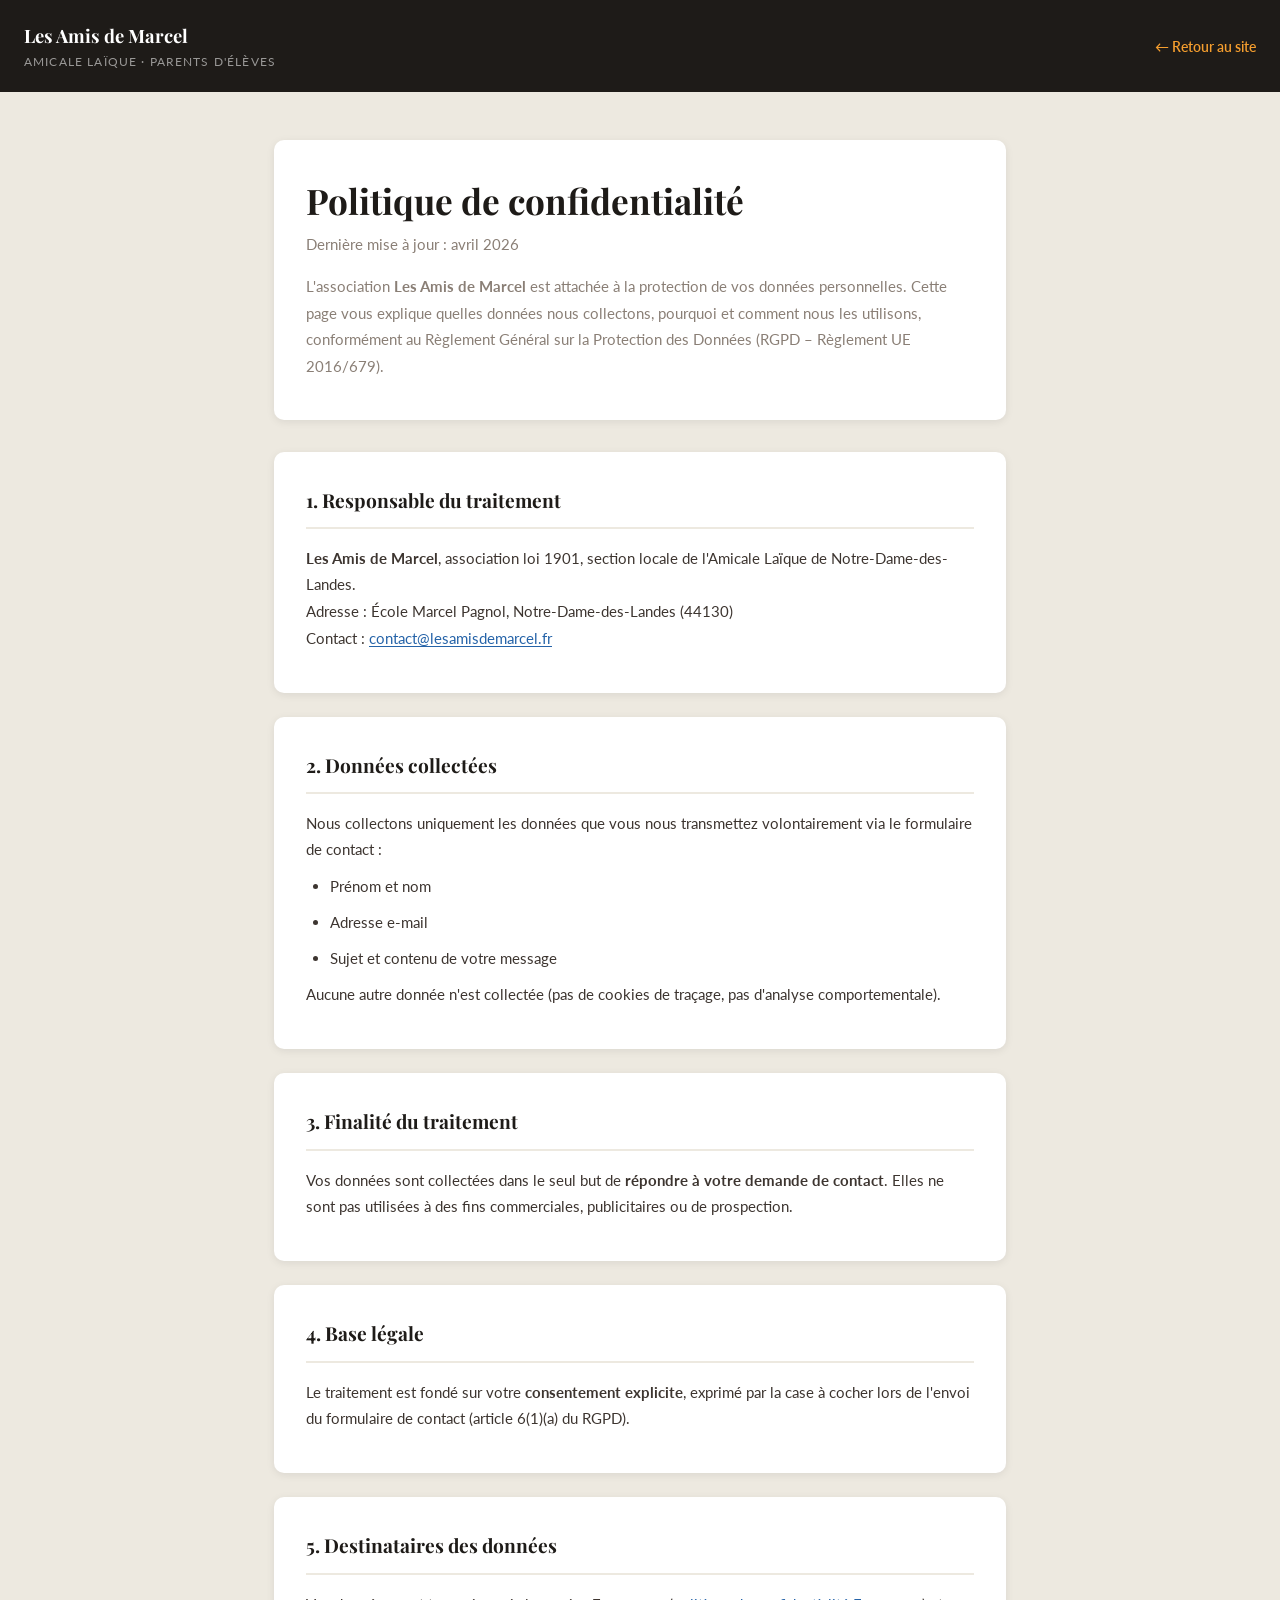
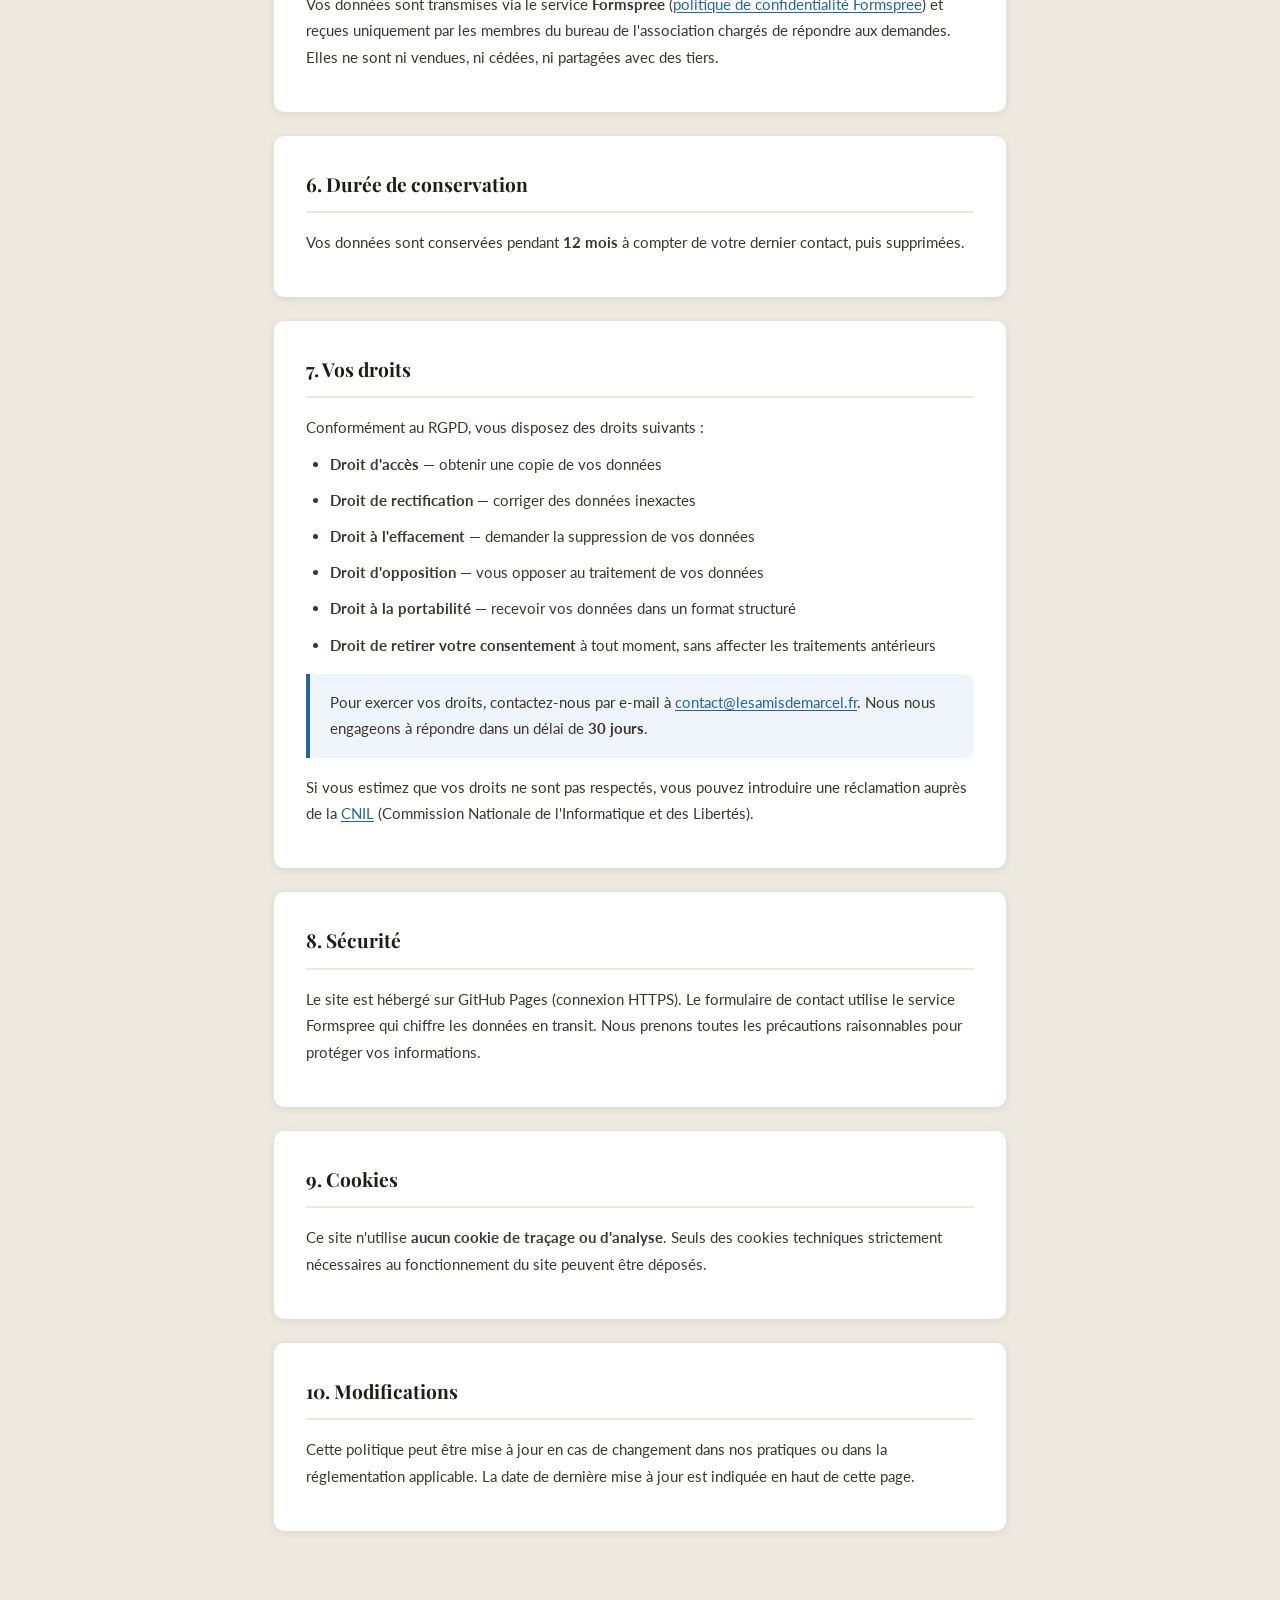
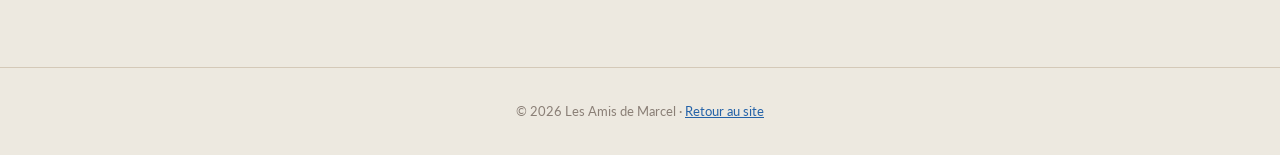
<file: confidentialite.html>
<!DOCTYPE html>
<html lang="fr">
<head>
  <meta charset="UTF-8" />
  <meta name="viewport" content="width=device-width, initial-scale=1.0" />
  <meta name="description" content="Politique de confidentialité — Les Amis de Marcel" />
  <meta name="robots" content="noindex" />
  <title>Politique de confidentialité — Les Amis de Marcel</title>
  <link rel="icon" href="favicon.svg" type="image/svg+xml" />
  <link rel="preconnect" href="https://fonts.googleapis.com" />
  <link rel="preconnect" href="https://fonts.gstatic.com" crossorigin />
  <link href="https://fonts.googleapis.com/css2?family=Playfair+Display:wght@400;700&family=Lato:wght@300;400;700&display=swap" rel="stylesheet" />
  <style>
    *, *::before, *::after { box-sizing: border-box; margin: 0; padding: 0; }

    :root {
      --primary: #2563a8;
      --secondary: #f59e2e;
      --dark: #1e1b18;
      --text: #3d3530;
      --muted: #8a7f76;
      --bg: #ede9e0;
      --white: #ffffff;
      --radius: 10px;
      --shadow: 0 2px 8px rgba(0,0,0,.08);
    }

    body {
      font-family: 'Lato', Arial, sans-serif;
      background: var(--bg);
      color: var(--text);
      line-height: 1.75;
      font-size: 16px;
    }

    header {
      background: var(--dark);
      color: var(--white);
      padding: 1.25rem 1.5rem;
      display: flex;
      align-items: center;
      justify-content: space-between;
      flex-wrap: wrap;
      gap: 1rem;
    }

    .header-brand {
      font-family: 'Playfair Display', serif;
      font-size: 1.15rem;
      font-weight: 700;
      color: var(--white);
    }

    .header-brand span {
      display: block;
      font-family: 'Lato', sans-serif;
      font-size: .72rem;
      font-weight: 400;
      letter-spacing: .1em;
      text-transform: uppercase;
      color: rgba(255,255,255,.55);
    }

    .back-link {
      color: var(--secondary);
      text-decoration: none;
      font-size: .9rem;
      font-weight: 600;
      display: inline-flex;
      align-items: center;
      gap: .35rem;
    }

    .back-link:hover { text-decoration: underline; }

    main {
      max-width: 780px;
      margin: 3rem auto;
      padding: 0 1.5rem 4rem;
    }

    .page-intro {
      background: var(--white);
      border-radius: var(--radius);
      padding: 2.5rem 2rem;
      box-shadow: var(--shadow);
      margin-bottom: 2rem;
    }

    h1 {
      font-family: 'Playfair Display', serif;
      font-size: clamp(1.6rem, 4vw, 2.2rem);
      color: var(--dark);
      line-height: 1.2;
      margin-bottom: .5rem;
    }

    .update-date {
      color: var(--muted);
      font-size: .85rem;
      margin-bottom: 1rem;
    }

    .page-intro > p {
      color: var(--muted);
      font-size: .95rem;
    }

    section.rgpd {
      background: var(--white);
      border-radius: var(--radius);
      padding: 2rem;
      box-shadow: var(--shadow);
      margin-bottom: 1.5rem;
    }

    section.rgpd h2 {
      font-family: 'Playfair Display', serif;
      font-size: 1.2rem;
      color: var(--dark);
      margin-bottom: 1rem;
      padding-bottom: .6rem;
      border-bottom: 2px solid var(--bg);
    }

    section.rgpd p, section.rgpd li {
      color: var(--text);
      font-size: .95rem;
      margin-bottom: .6rem;
    }

    section.rgpd ul {
      list-style: disc;
      padding-left: 1.5rem;
      margin-bottom: .6rem;
    }

    section.rgpd a {
      color: var(--primary);
      text-decoration: underline;
      text-underline-offset: 2px;
    }

    .highlight-box {
      background: #f0f5fb;
      border-left: 4px solid var(--primary);
      border-radius: 0 var(--radius) var(--radius) 0;
      padding: 1rem 1.25rem;
      margin: 1rem 0;
      font-size: .92rem;
    }

    footer {
      text-align: center;
      color: var(--muted);
      font-size: .82rem;
      padding: 2rem 1.5rem;
      border-top: 1px solid #d4c9b8;
    }

    footer a { color: var(--primary); text-decoration: underline; }
  </style>
</head>
<body>

  <header>
    <div class="header-brand">
      Les Amis de Marcel
      <span>Amicale Laïque · Parents d'élèves</span>
    </div>
    <a href="index.html" class="back-link">← Retour au site</a>
  </header>

  <main>

    <div class="page-intro">
      <h1>Politique de confidentialité</h1>
      <p class="update-date">Dernière mise à jour : avril 2026</p>
      <p>
        L'association <strong>Les Amis de Marcel</strong> est attachée à la protection de vos données personnelles.
        Cette page vous explique quelles données nous collectons, pourquoi et comment nous les utilisons,
        conformément au Règlement Général sur la Protection des Données (RGPD – Règlement UE 2016/679).
      </p>
    </div>

    <section class="rgpd">
      <h2>1. Responsable du traitement</h2>
      <p>
        <strong>Les Amis de Marcel</strong>, association loi 1901, section locale de l'Amicale Laïque de Notre-Dame-des-Landes.<br />
        Adresse : École Marcel Pagnol, Notre-Dame-des-Landes (44130)<br />
        Contact : <a href="mailto:contact@lesamisdemarcel.fr">contact@lesamisdemarcel.fr</a>
      </p>
    </section>

    <section class="rgpd">
      <h2>2. Données collectées</h2>
      <p>Nous collectons uniquement les données que vous nous transmettez volontairement via le formulaire de contact :</p>
      <ul>
        <li>Prénom et nom</li>
        <li>Adresse e-mail</li>
        <li>Sujet et contenu de votre message</li>
      </ul>
      <p>Aucune autre donnée n'est collectée (pas de cookies de traçage, pas d'analyse comportementale).</p>
    </section>

    <section class="rgpd">
      <h2>3. Finalité du traitement</h2>
      <p>Vos données sont collectées dans le seul but de <strong>répondre à votre demande de contact</strong>. Elles ne sont pas utilisées à des fins commerciales, publicitaires ou de prospection.</p>
    </section>

    <section class="rgpd">
      <h2>4. Base légale</h2>
      <p>Le traitement est fondé sur votre <strong>consentement explicite</strong>, exprimé par la case à cocher lors de l'envoi du formulaire de contact (article 6(1)(a) du RGPD).</p>
    </section>

    <section class="rgpd">
      <h2>5. Destinataires des données</h2>
      <p>
        Vos données sont transmises via le service <strong>Formspree</strong> (<a href="https://formspree.io/legal/privacy-policy" target="_blank" rel="noopener">politique de confidentialité Formspree</a>)
        et reçues uniquement par les membres du bureau de l'association chargés de répondre aux demandes.
        Elles ne sont ni vendues, ni cédées, ni partagées avec des tiers.
      </p>
    </section>

    <section class="rgpd">
      <h2>6. Durée de conservation</h2>
      <p>Vos données sont conservées pendant <strong>12 mois</strong> à compter de votre dernier contact, puis supprimées.</p>
    </section>

    <section class="rgpd">
      <h2>7. Vos droits</h2>
      <p>Conformément au RGPD, vous disposez des droits suivants :</p>
      <ul>
        <li><strong>Droit d'accès</strong> — obtenir une copie de vos données</li>
        <li><strong>Droit de rectification</strong> — corriger des données inexactes</li>
        <li><strong>Droit à l'effacement</strong> — demander la suppression de vos données</li>
        <li><strong>Droit d'opposition</strong> — vous opposer au traitement de vos données</li>
        <li><strong>Droit à la portabilité</strong> — recevoir vos données dans un format structuré</li>
        <li><strong>Droit de retirer votre consentement</strong> à tout moment, sans affecter les traitements antérieurs</li>
      </ul>
      <div class="highlight-box">
        Pour exercer vos droits, contactez-nous par e-mail à
        <a href="mailto:contact@lesamisdemarcel.fr">contact@lesamisdemarcel.fr</a>.
        Nous nous engageons à répondre dans un délai de <strong>30 jours</strong>.
      </div>
      <p>
        Si vous estimez que vos droits ne sont pas respectés, vous pouvez introduire une réclamation auprès de la
        <a href="https://www.cnil.fr" target="_blank" rel="noopener">CNIL</a>
        (Commission Nationale de l'Informatique et des Libertés).
      </p>
    </section>

    <section class="rgpd">
      <h2>8. Sécurité</h2>
      <p>
        Le site est hébergé sur GitHub Pages (connexion HTTPS). Le formulaire de contact utilise le service Formspree
        qui chiffre les données en transit. Nous prenons toutes les précautions raisonnables pour protéger vos informations.
      </p>
    </section>

    <section class="rgpd">
      <h2>9. Cookies</h2>
      <p>
        Ce site n'utilise <strong>aucun cookie de traçage ou d'analyse</strong>. Seuls des cookies techniques
        strictement nécessaires au fonctionnement du site peuvent être déposés.
      </p>
    </section>

    <section class="rgpd">
      <h2>10. Modifications</h2>
      <p>
        Cette politique peut être mise à jour en cas de changement dans nos pratiques ou dans la réglementation applicable.
        La date de dernière mise à jour est indiquée en haut de cette page.
      </p>
    </section>

  </main>

  <footer>
    <p>© 2026 Les Amis de Marcel · <a href="index.html">Retour au site</a></p>
  </footer>

</body>
</html>
</file>
